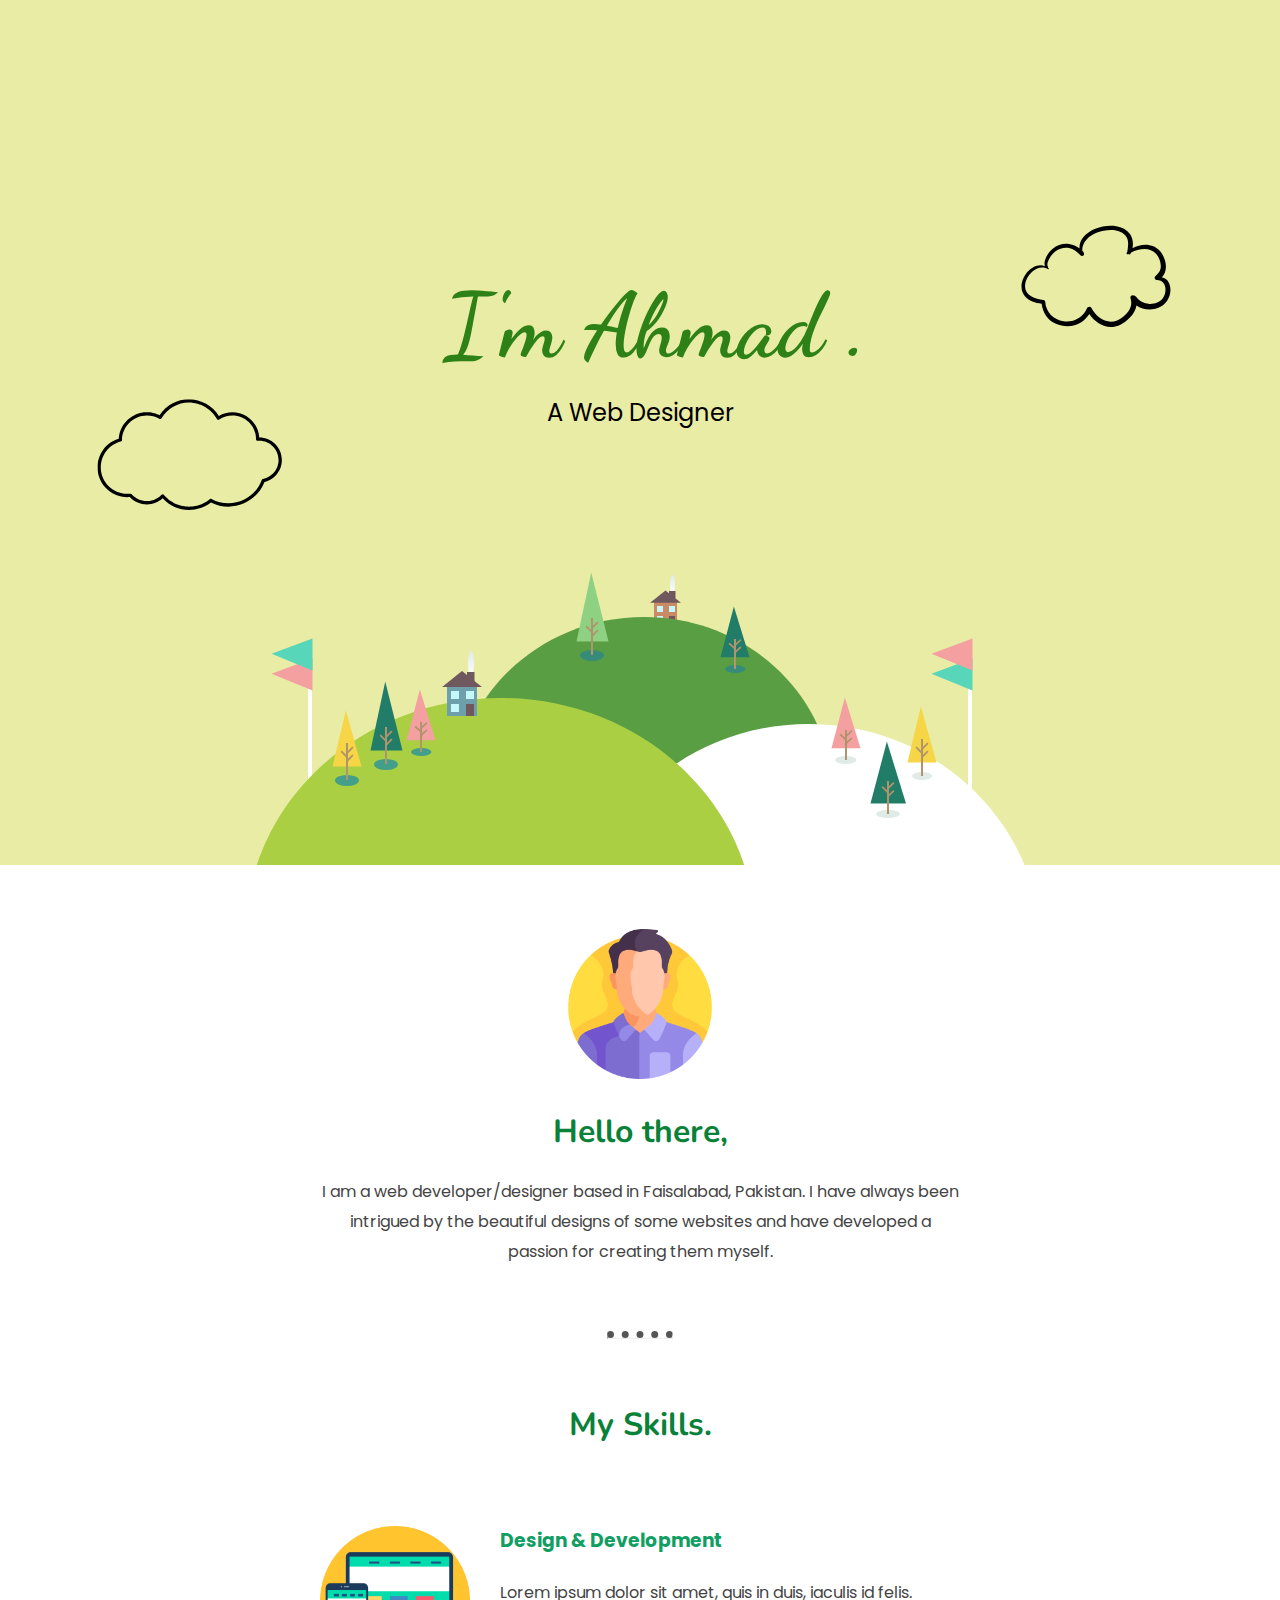
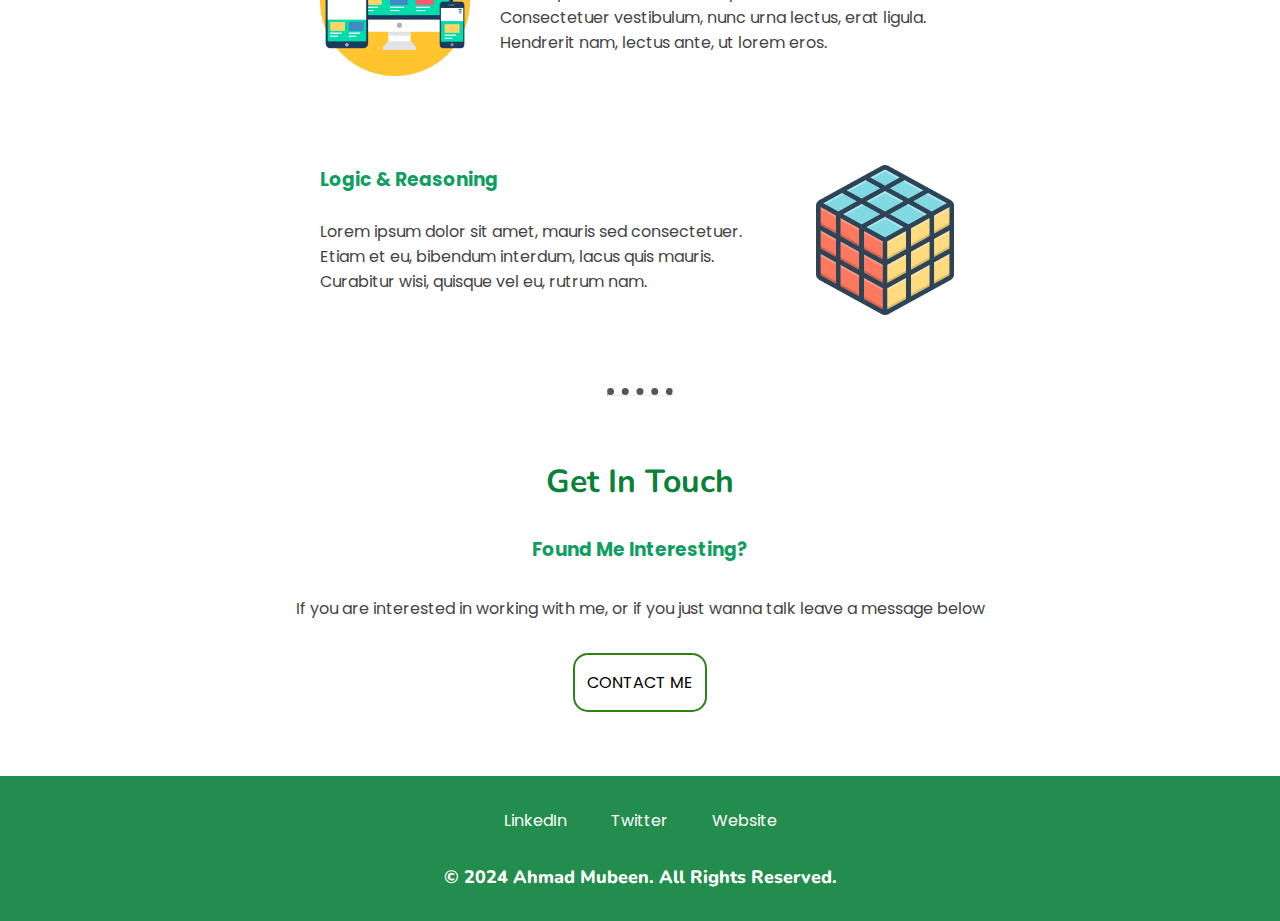
<file: index.html>
<!DOCTYPE html>
<html lang="en">
<head>
    <meta charset="UTF-8">
    <meta name="viewport" content="width=device-width, initial-scale=1.0">
    <link rel="stylesheet" href="style.css">
    <link rel="icon" href="face.ico">
    <title>Ahmad Mubeen</title>
</head>
<body>

  <!-- ------------- Hero Section ------------------- -->

    <div class="top-container container">
        <img class="cloud above-cloud" src="cloud7.svg" alt="Cloud">
        <h2 class="heading_1" id="main-heading">I'm Ahmad .</h2>
        <p>A Web Designer</p>
        <img class="cloud below-cloud" src="cloud8.svg" alt="Cloud">
        <img class="bg_image" src="circle1.svg" alt="Background Image">
    </div>
    <div class="middle-container container">

      <!-- ----------------------- About Me -------------------- -->

        <div class="profile">
          <img class="icon man_icon" src="man.png" alt="Profile Picture">
          <h2 class="sub-heading">Hello there,</h2>
          <p class="about_info">I am a web developer/designer based in Faisalabad, Pakistan. I have always been intrigued by the beautiful designs of some websites and have developed a passion for creating them myself.</p>
        </div>
        <hr>

        <!-- ------------------- Skills Section -------------------- -->

        <div class="skills">
          <h2 class="sub-heading">My Skills.</h2>
          <div class="skill-row">
            <img class="icon mobile_icon" src="mobile.png" alt="Icon">
            <h3>Design & Development</h3>
            <p>Lorem ipsum dolor sit amet, quis in duis, iaculis id felis. Consectetuer vestibulum, nunc urna lectus, erat ligula. Hendrerit nam, lectus ante, ut lorem eros.</p>
          </div>
          <div class="skill-row">
            <img class="icon cube_icon" src="cube.png" alt="">
            <h3>Logic & Reasoning</h3>
            <p>Lorem ipsum dolor sit amet, mauris sed consectetuer. Etiam et eu, bibendum interdum, lacus quis mauris. Curabitur wisi, quisque vel eu, rutrum nam.</p>
          </div>
        </div>
        <hr>

        <!-- ---------------------- Contact Me Section ------------------- -->

        <div class="contact-me">
          <h2 class="sub-heading">Get In Touch</h2>
          <h3>Found Me Interesting?</h3>
          <p>If you are interested in working with me, or if you just wanna talk leave a message below</p>
          <a class="btn" href="mailto:ahmadmubeen10324@gmail.com">CONTACT ME</a>
        </div>
      </div>
      
      <!-- ------------------------ Footer --------------------------------- -->

      
      <div class="bottom-container container">
        <a class="footer-link" href="https://www.linkedin.com/">LinkedIn</a>
        <a class="footer-link" href="https://twitter.com/">Twitter</a>
        <a class="footer-link" href="">Website</a>
        <p>© 2024 Ahmad Mubeen. All Rights Reserved.</p>
      </div>
      
</body>
</html>
</file>
<file: style.css>
@import url('https://fonts.googleapis.com/css2?family=Nunito:wght@200;300;400;500;600;700;800;900&display=swap');
@import url('https://fonts.googleapis.com/css2?family=Poppins:wght@200;300;400;500;600;700;800;900&display=swap');
@import url('https://fonts.googleapis.com/css2?family=Edu+AU+VIC+WA+NT+Hand:wght@400..700&display=swap');
@import url('https://fonts.googleapis.com/css2?family=Dancing+Script:wght@400..700&family=Edu+AU+VIC+WA+NT+Hand:wght@400..700&display=swap');


*{
    font-family: 'Poppins', sans-serif;
    margin: 0;
    padding: 0;
    transition: all .2s linear;

}

:root{
    --img_bg: #e9eca5;
    --sky: #80bfd9;
    --main-color: #2d8116;
    --h2-color: #32a312;
    --h3-color: #119e63;
}

#main-heading{
    /* font-family: "Edu AU VIC WA NT Hand", cursive; */
    font-family: "Dancing Script", cursive;
    font-size: 5.625rem;
    color: var(--main-color);
    margin-left: 2rem;
    padding: 15px;
}

.top-container p{
    font-size: 1.5rem;
    color: #000;

}

.container{
    text-align: center;
    align-items: center;
    margin: auto;
    margin-top: 3rem;
}

.top-container{
    background-color: var(--img_bg);
    width: 100%;
    height: 865px;
    text-align: center;
    position: relative;
    margin: 0;
    padding: 0;
}

.middle-container{
    margin-top: 4rem;
}

.sub-heading{
    font-family: 'Nunito', sans-serif;
    color: #0a8138;
    margin: 1.5rem 0;
    font-size: 2rem;
}

p{
    color: #444;
}

.bg_image{
    position: absolute;
    left: 19%;
    bottom: 0;
}

.cloud{
    position: relative;
}

hr{
    height: 0;
    width: 5%;
    margin: 4rem auto;
    border-top: 7px dotted #555;
}

.above-cloud{
    left: 450px;
    top: 150px;
}

.below-cloud{
    right: 450px;
    bottom: 100px;
}

.icon{
    width: 150px;
    height: 150px;

}

h3{
    color: var(--h3-color);
}

.middle-container .about_info{
    text-align: center;
    width: 50%;
    margin: auto;
    line-height: 30px;
}

.skills .skill-row{
    width: 50%;
    text-align: left;
    margin: 50px auto;
    padding: 30px 15px;
}

.skills .skill-row:hover{
    scale: 1.2;
    border: .1rem solid rgba(0, 0, 0, .7);
}

.skills .skill-row h3{
    margin-bottom: 25px;
}

.skills .skill-row .mobile_icon{
    float: left;
    margin-right: 30px;
}

.skills .skill-row .cube_icon{
    float: right;
    margin-left: 30px;
}

.contact-me h3{
    margin-top: 2rem;

}

.contact-me p{
    margin-top: 2rem;
}

.contact-me .btn{
    border: 2px solid var(--main-color);
    padding: 15px 12px;
    border-radius: 15px;
    display: inline-block;
    margin-top: 2rem;
    text-decoration: none;
    color: #000;
}

.contact-me .btn:hover{
    background-color: #32a312;
    color: #fff;
    border: 2px solid #000;
}

.bottom-container{
    margin-top: 4rem;
    background-color: rgba(10, 129, 56, 90%);
    padding: 2rem 0;
}

.bottom-container .footer-link{
    color: #fff;
    text-decoration: none;
    margin: 0 20px;
    scale: 1;
    display: inline-block;
}


.bottom-container .footer-link:hover{
    color: #d1d1d1;
    scale: 1.2;
}

.bottom-container p{
    color: #fff;
    margin-top: 32px;
    font-weight: 800;
    font-size: 18px;
    font-family: 'Nunito', sans-serif;
}
</file>
